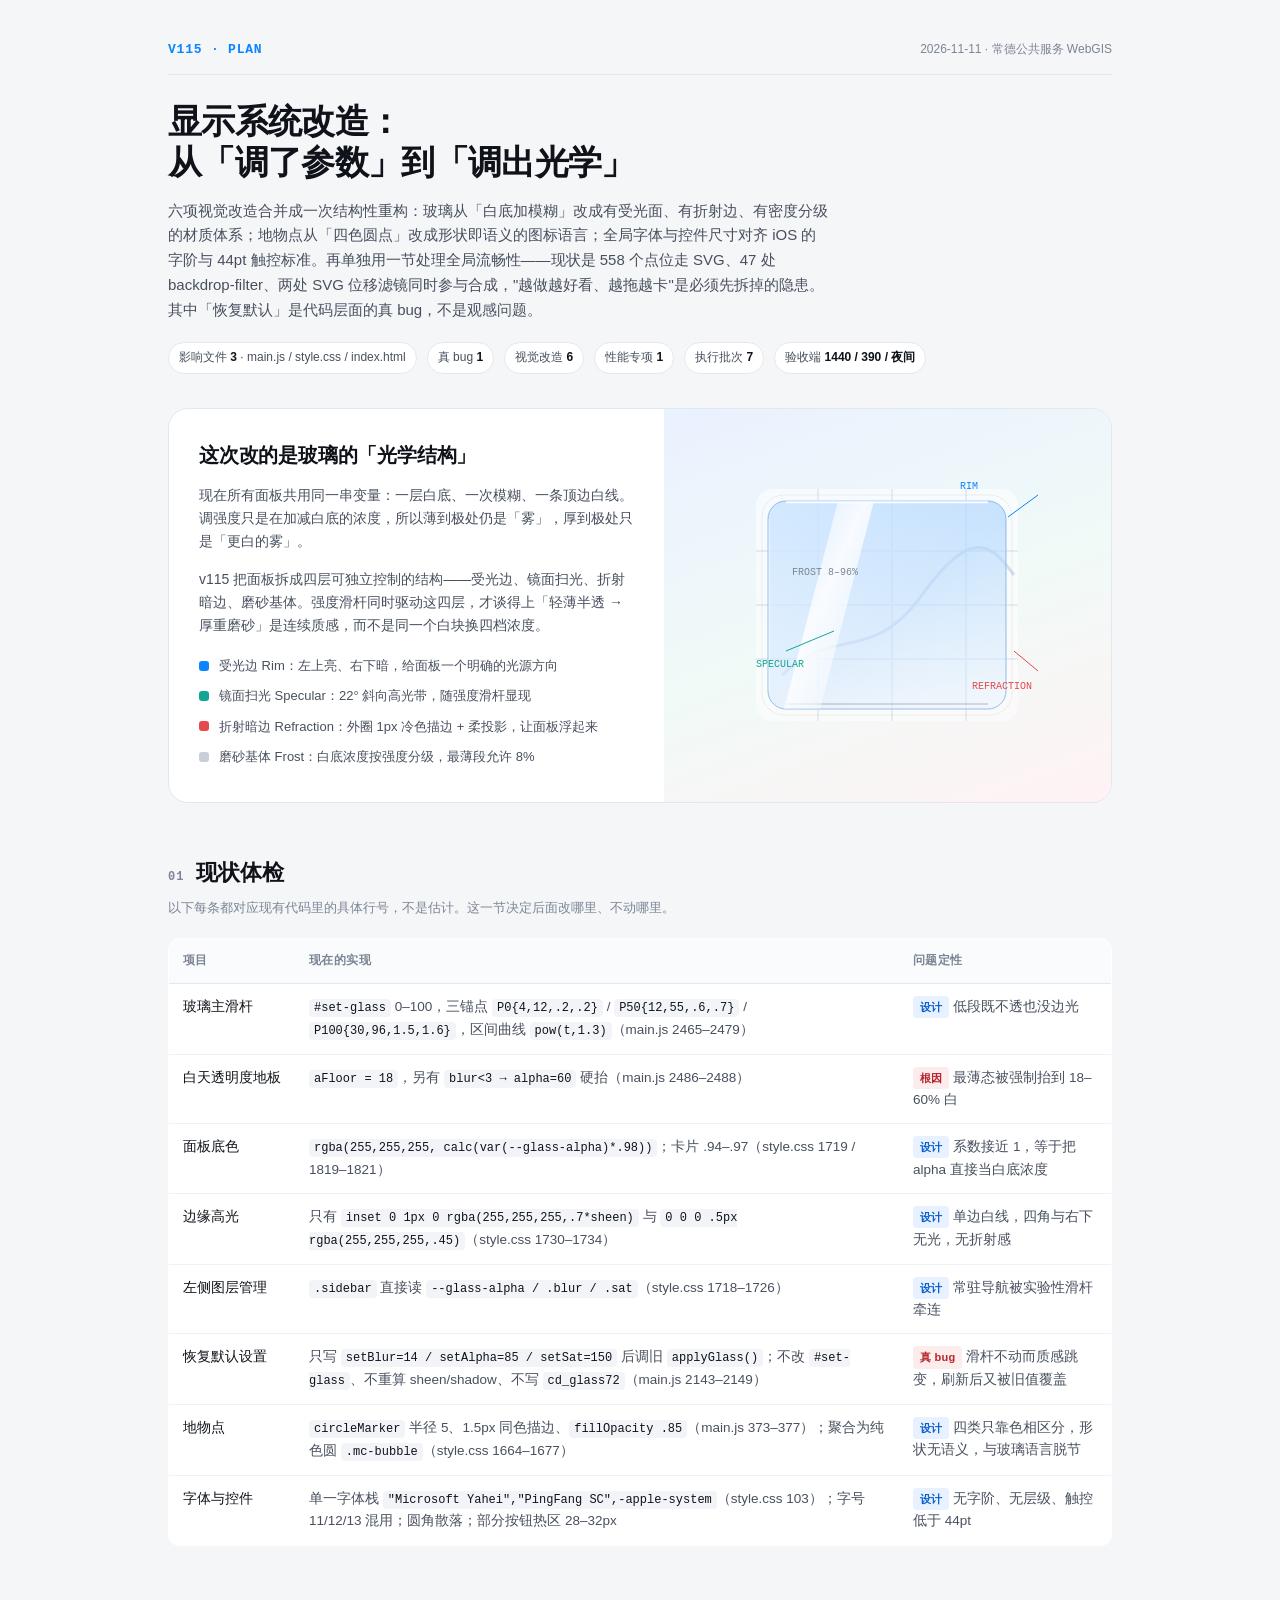
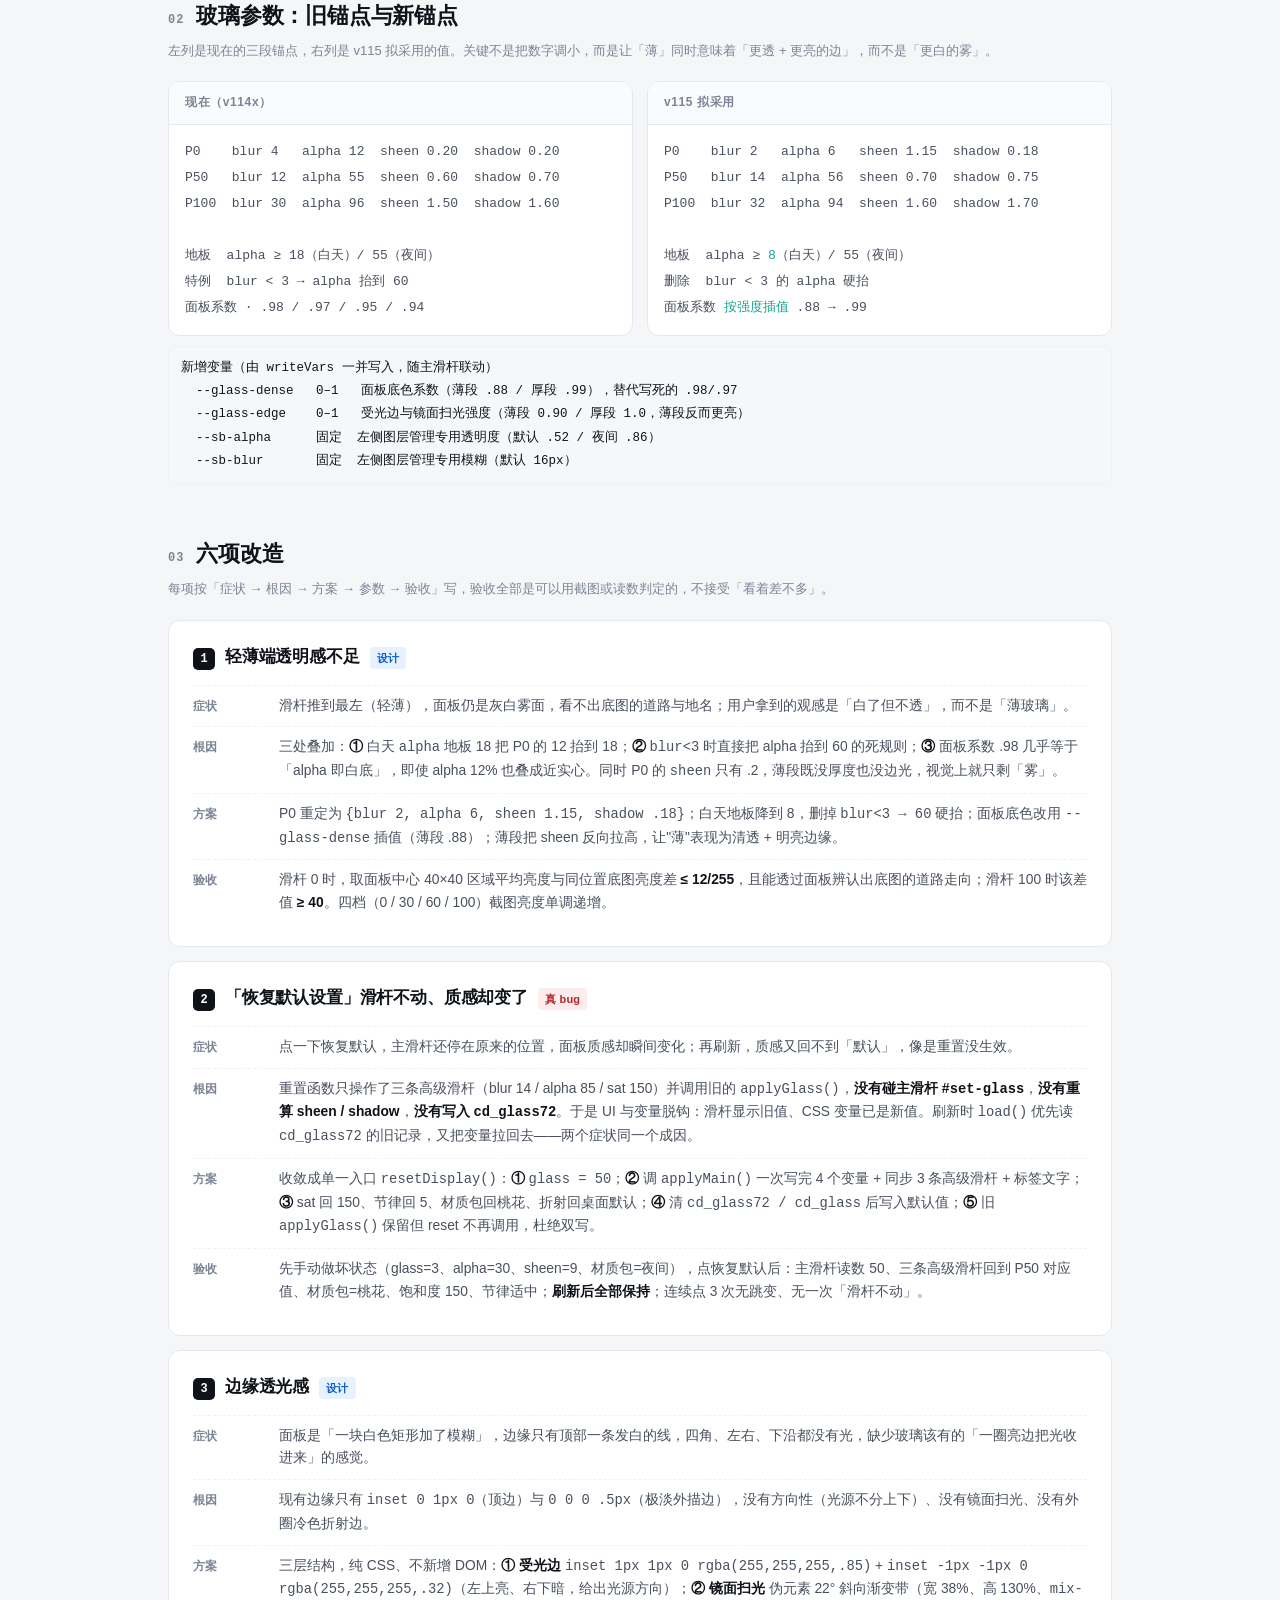
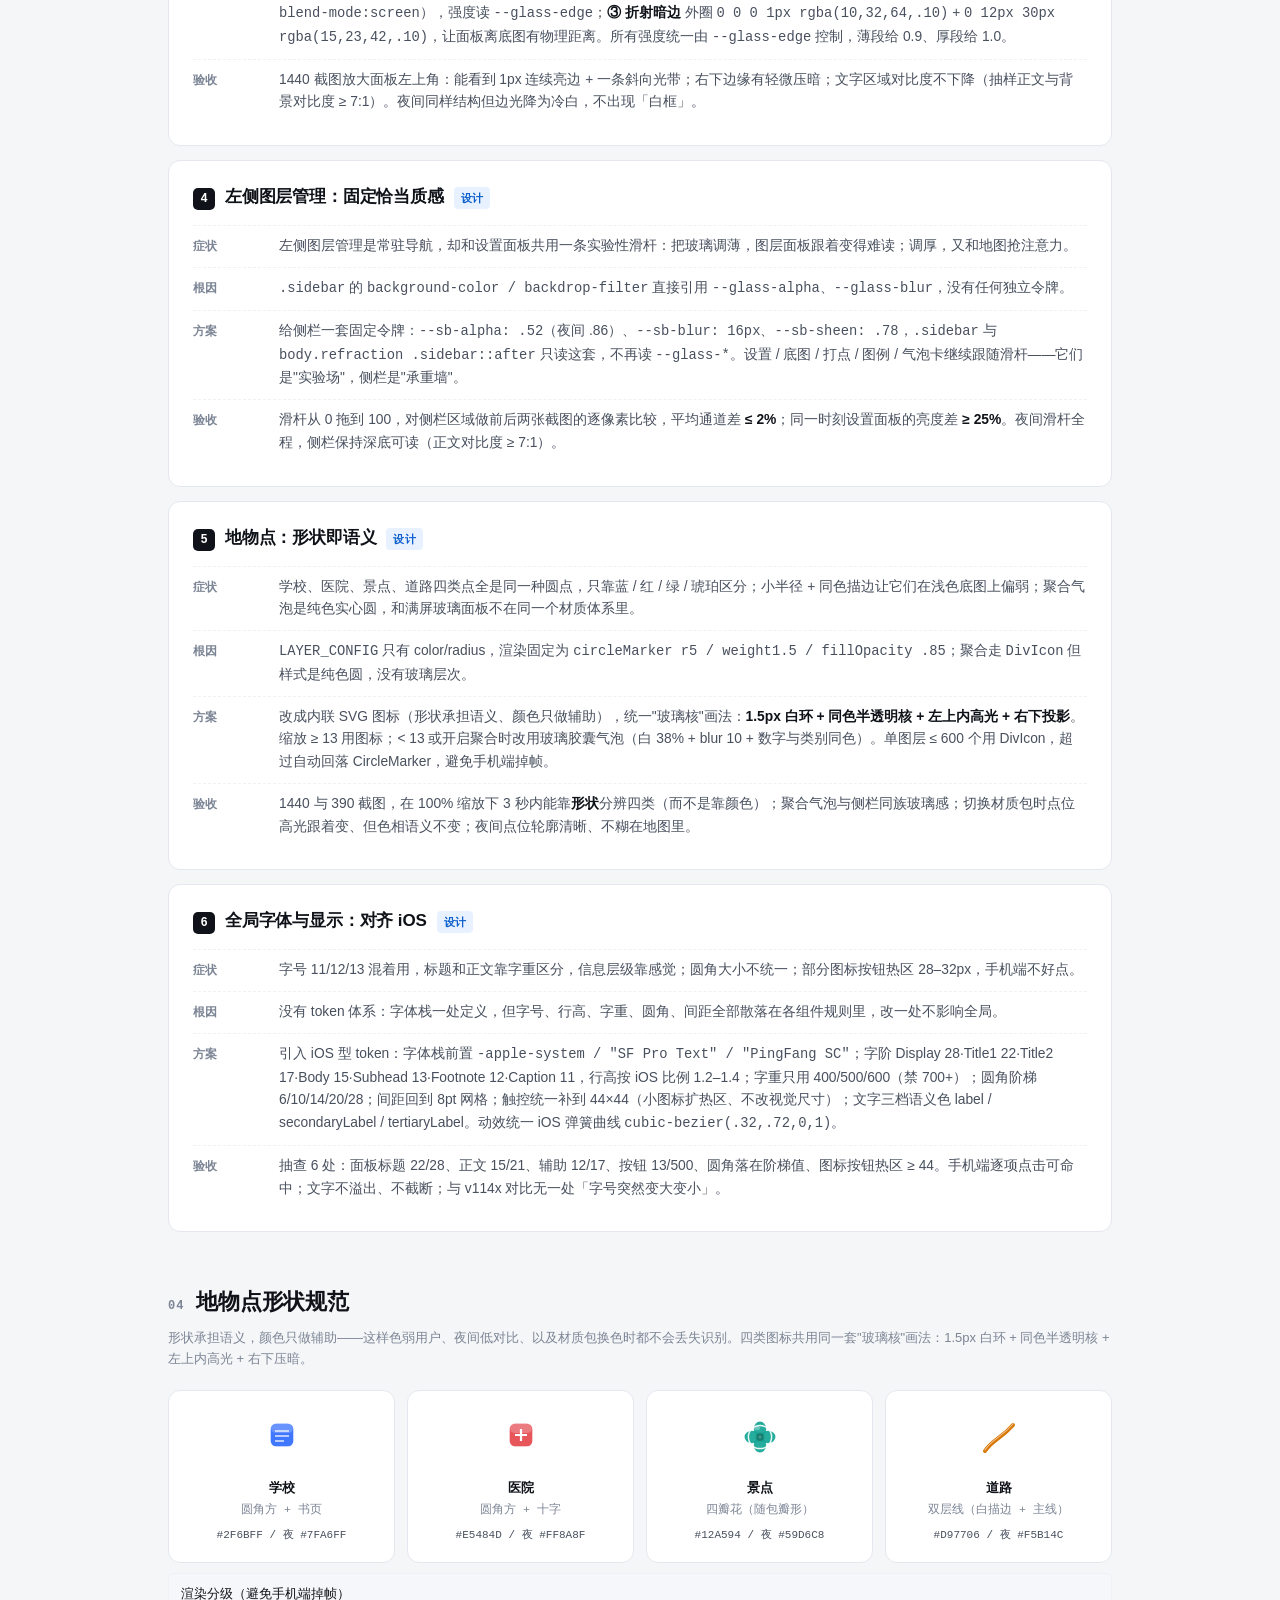
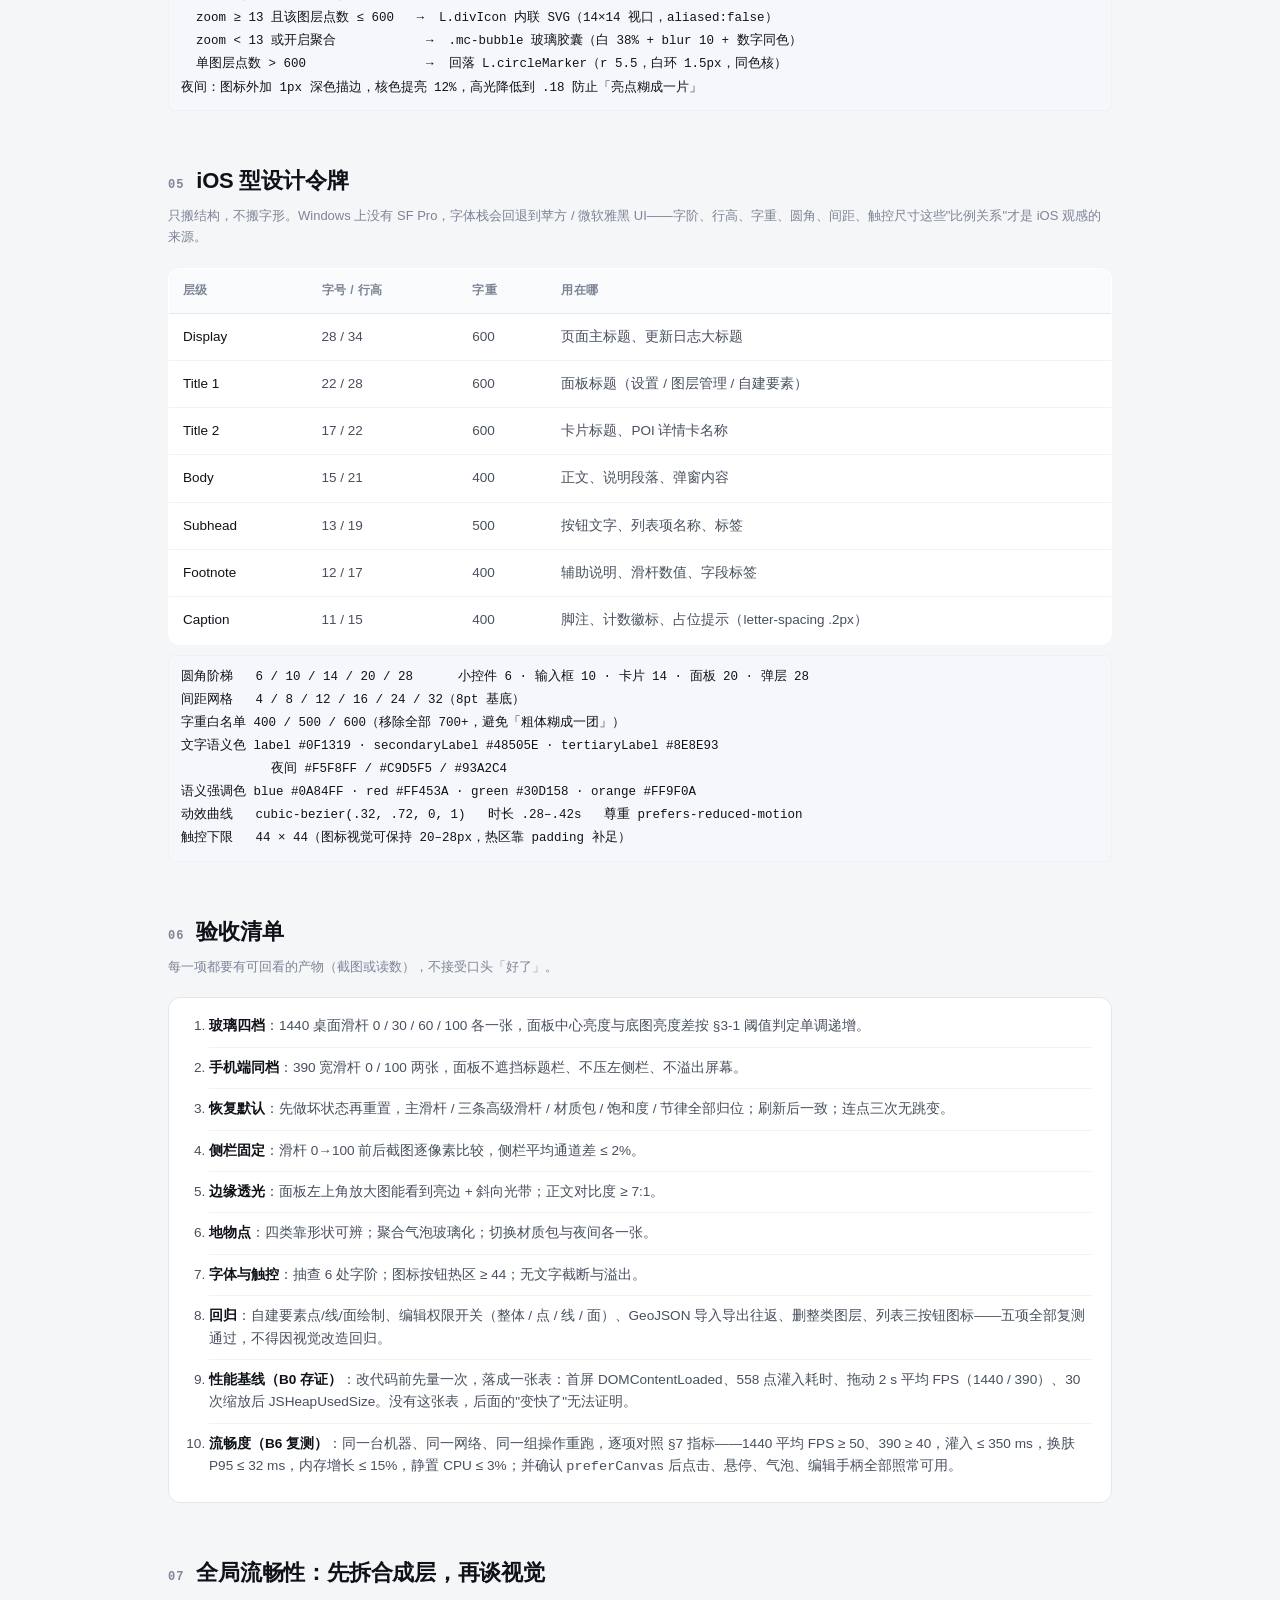
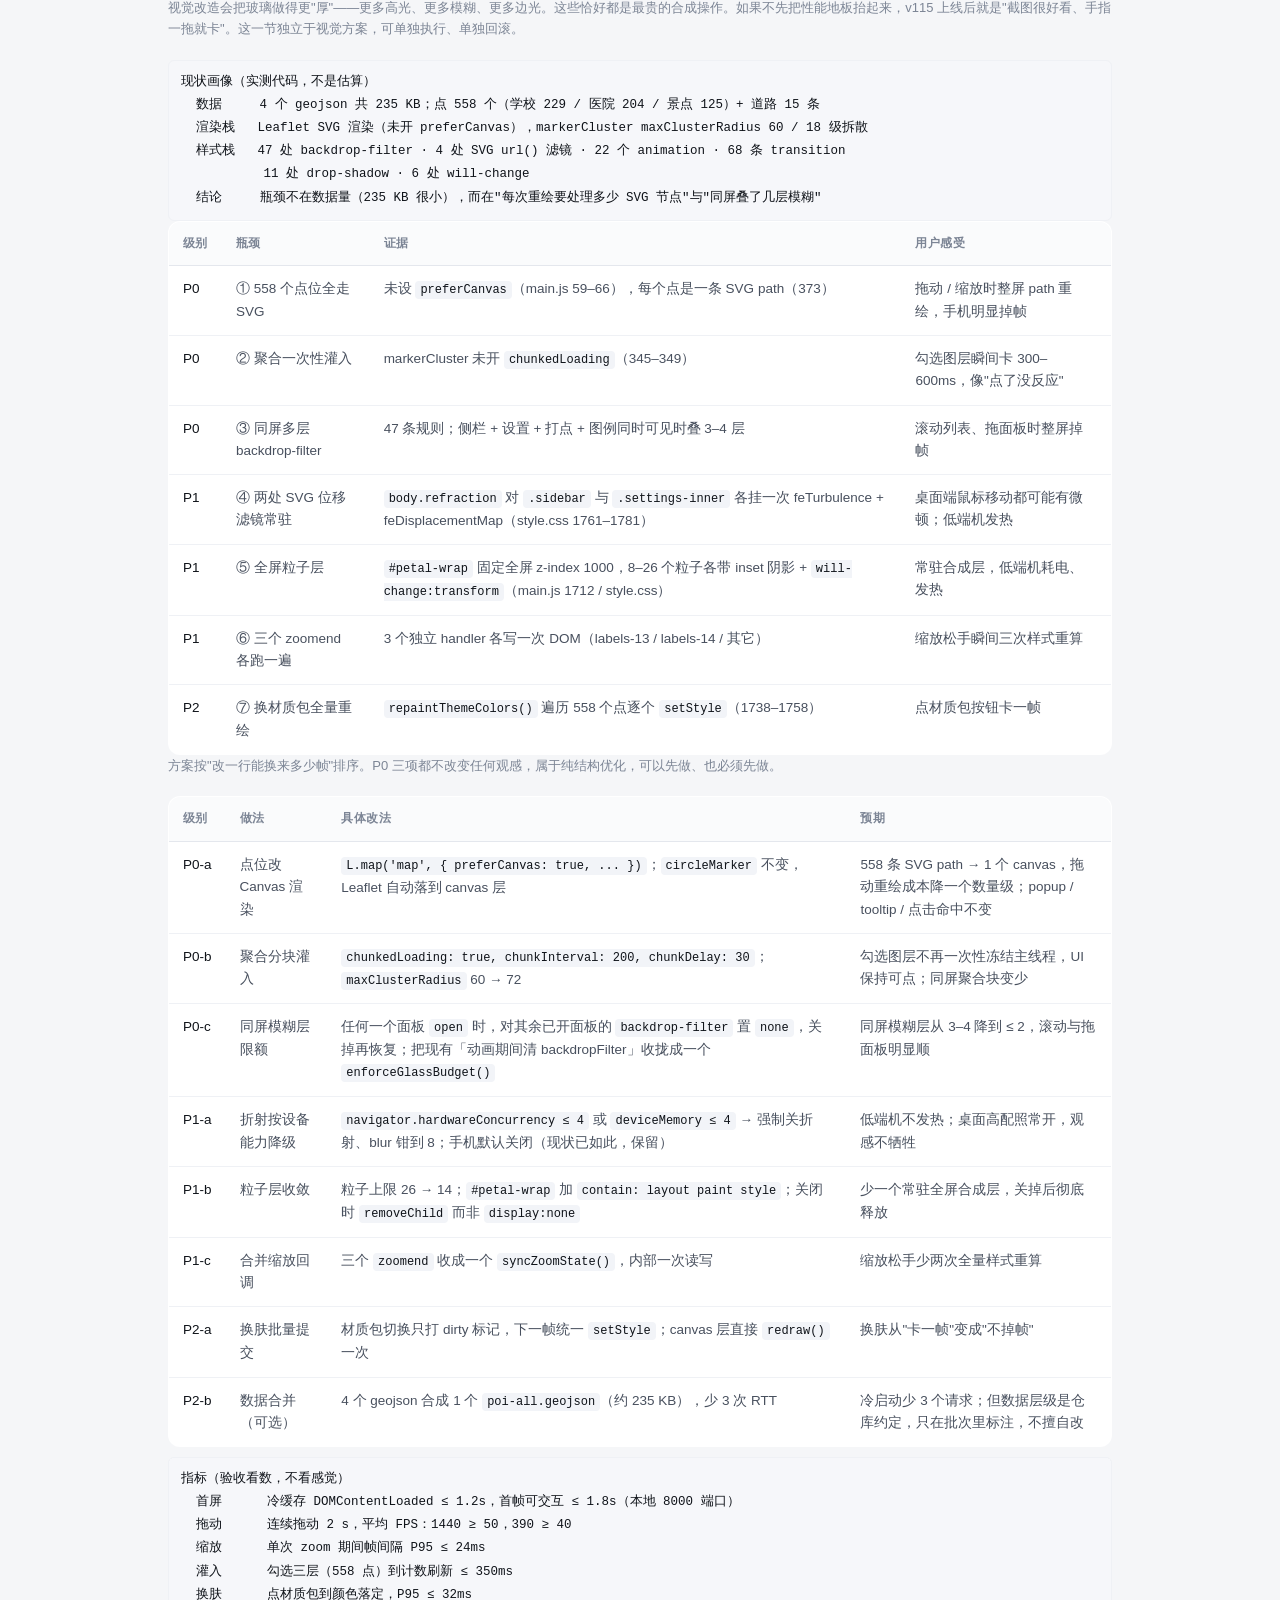
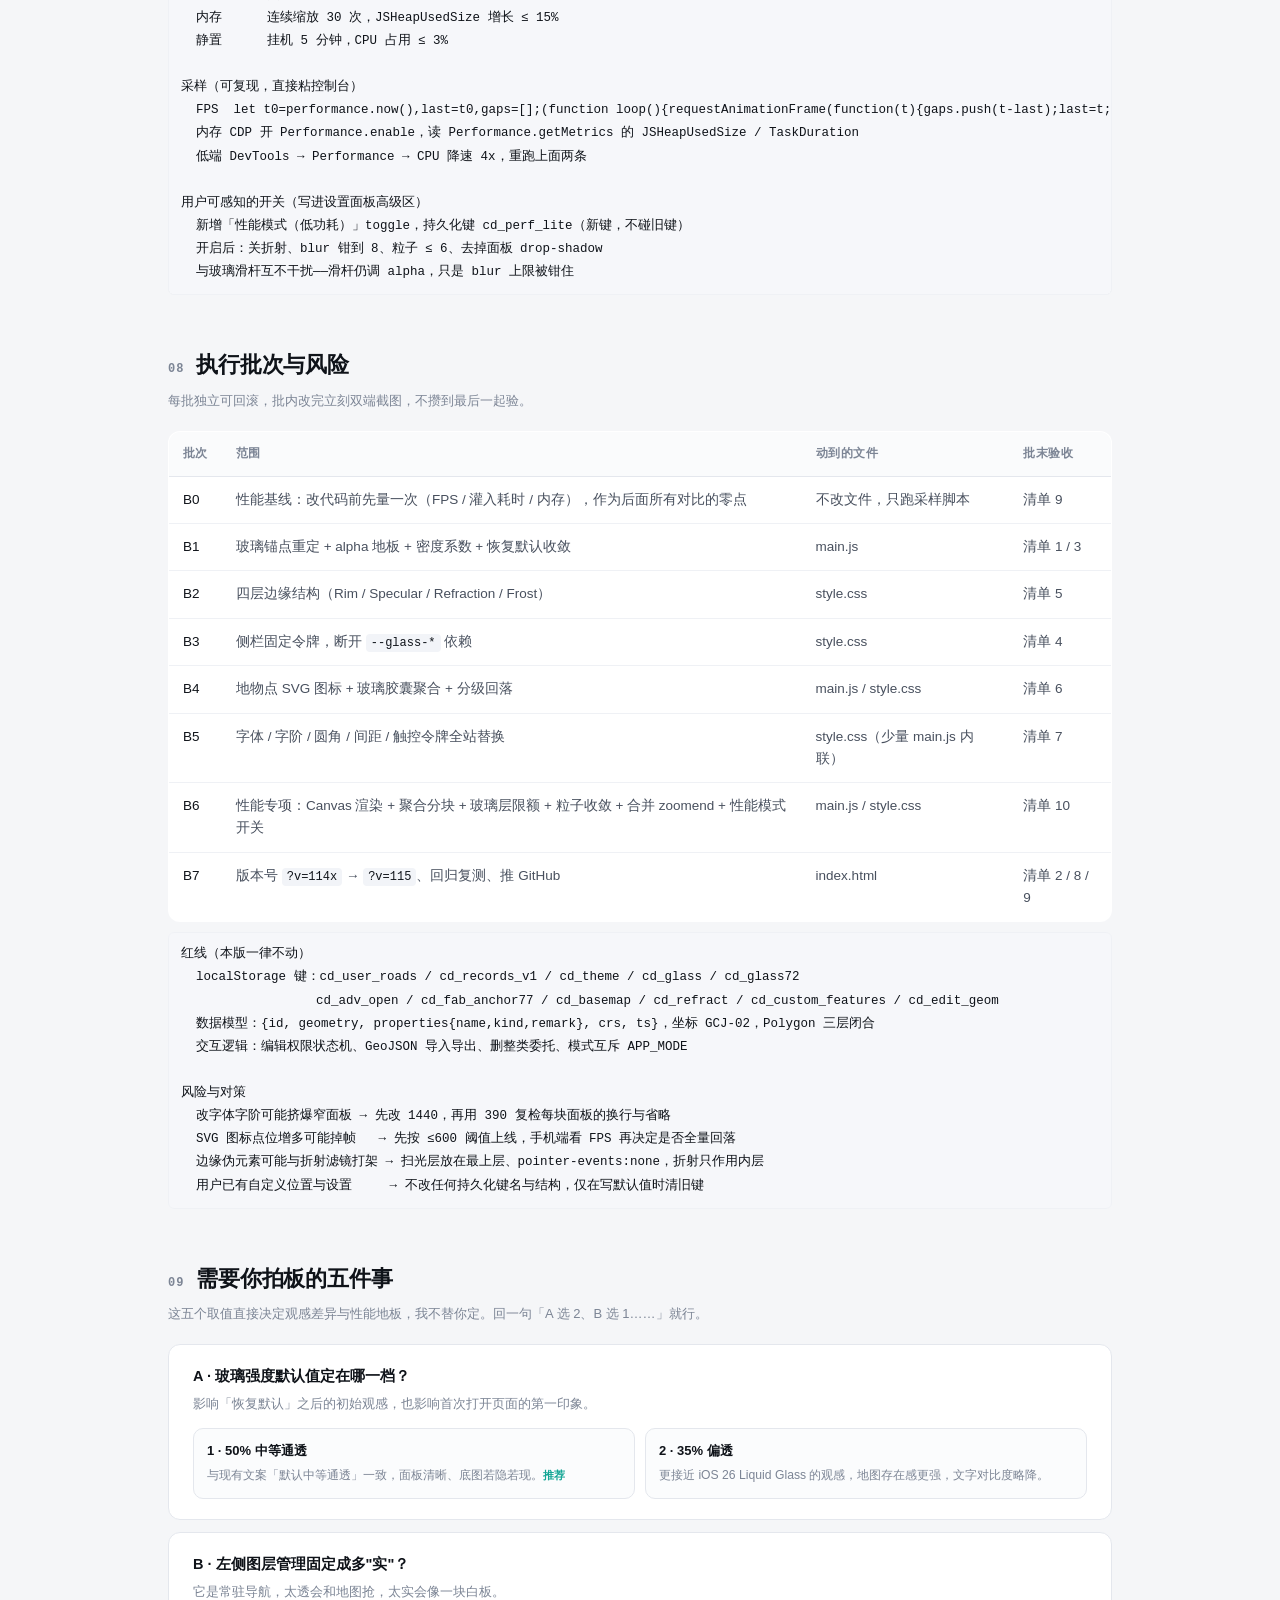
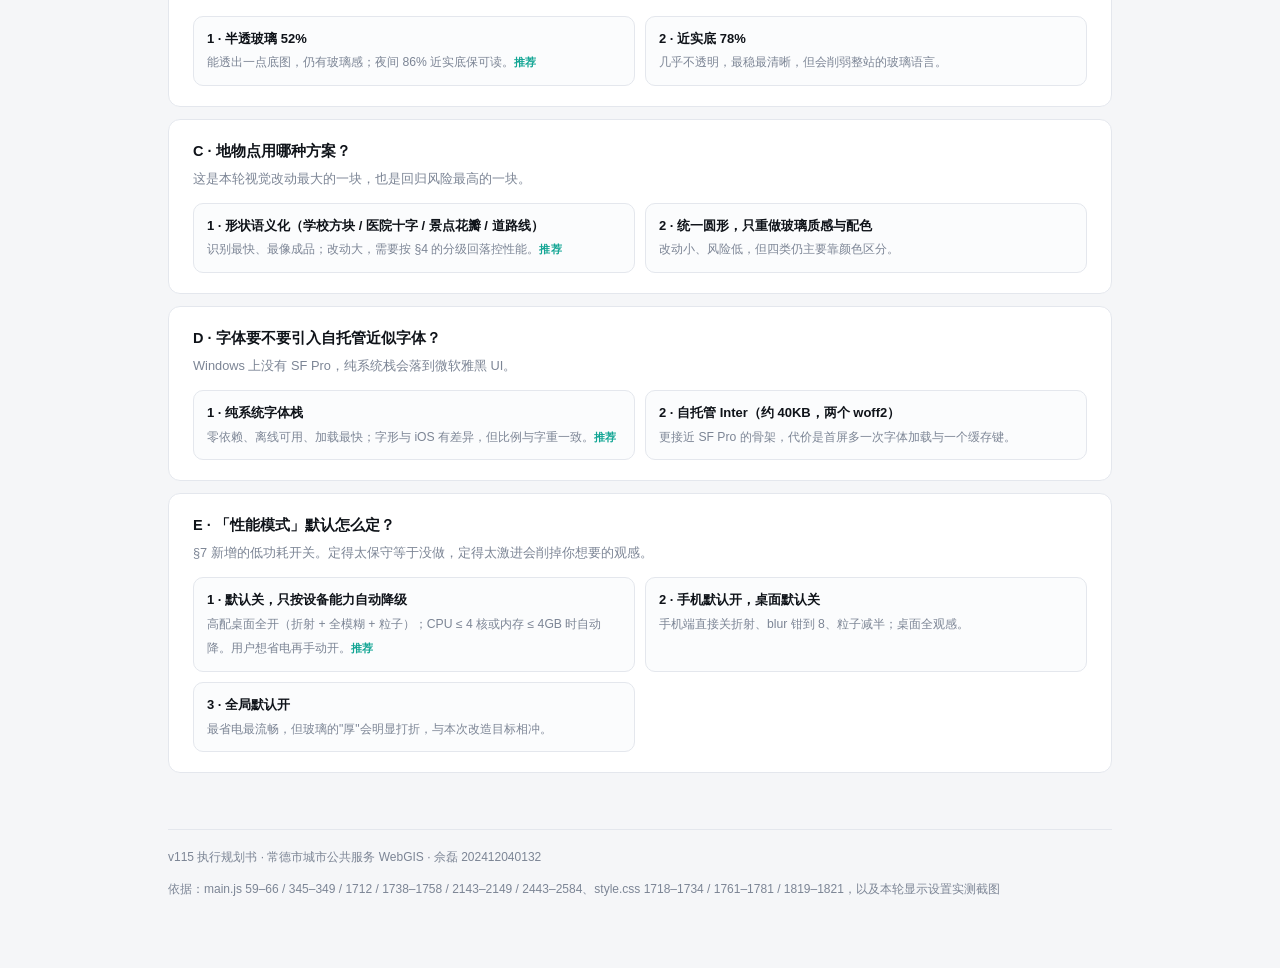
<file: v115执行规划书.html>
<!DOCTYPE html>
<html lang="zh-CN">
<head>
<meta charset="UTF-8">
<meta name="viewport" content="width=device-width, initial-scale=1">
<title>v115 执行规划书 · 显示系统改造</title>
<style>
:root{
  --bg:#F5F6F8; --card:#FFFFFF; --ink:#0F1319; --ink2:#48505E; --ink3:#7C8595;
  --line:#E4E7ED; --line2:#EFF1F5;
  --blue:#0A84FF; --teal:#12A594; --amber:#D97706; --red:#E5484D;
  --r-s:6px; --r-m:12px; --r-l:20px;
  --font:-apple-system,"SF Pro Text","PingFang SC","HarmonyOS Sans SC","Microsoft YaHei UI","Microsoft YaHei",sans-serif;
  --mono:ui-monospace,"SF Mono",Consolas,monospace;
}
*{box-sizing:border-box}
body{margin:0;background:var(--bg);color:var(--ink);font-family:var(--font);font-size:15px;line-height:1.65;-webkit-font-smoothing:antialiased}
.wrap{max-width:1000px;margin:0 auto;padding:40px 28px 80px}
/* ---------- header ---------- */
.top{display:flex;justify-content:space-between;align-items:baseline;gap:16px;border-bottom:1px solid var(--line);padding-bottom:14px}
.top .ver{font:600 13px/1 var(--mono);letter-spacing:.06em;color:var(--blue)}
.top .date{font-size:12px;color:var(--ink3);font-variant-numeric:tabular-nums}
h1{font-size:34px;line-height:1.22;font-weight:600;letter-spacing:-.02em;margin:26px 0 8px}
.sub{color:var(--ink2);font-size:15px;max-width:660px}
.meta{display:flex;flex-wrap:wrap;gap:10px;margin-top:20px}
.chip{font-size:12px;padding:5px 10px;border:1px solid var(--line);border-radius:100px;background:#fff;color:var(--ink2);font-variant-numeric:tabular-nums}
.chip b{color:var(--ink);font-weight:600}
/* ---------- hero glass section ---------- */
.hero{margin-top:34px;background:#fff;border:1px solid var(--line);border-radius:var(--r-l);overflow:hidden}
.hero-grid{display:grid;grid-template-columns:1.05fr .95fr;gap:0}
.hero-text{padding:30px 30px 34px}
.hero-text h2{font-size:20px;font-weight:600;letter-spacing:-.01em;margin:0 0 12px}
.hero-text p{margin:0 0 14px;color:var(--ink2);font-size:14px}
.legend{display:flex;flex-direction:column;gap:9px;margin-top:18px}
.lg{display:flex;align-items:center;gap:10px;font-size:13px;color:var(--ink2)}
.lg i{width:10px;height:10px;border-radius:3px;flex:none}
.hero-art{background:linear-gradient(160deg,#EAF1FF 0%,#F0FAF7 52%,#FFF2F4 100%);display:flex;align-items:center;justify-content:center;padding:22px}
/* ---------- section ---------- */
section{margin-top:52px}
.sec-head{display:flex;align-items:baseline;gap:12px;margin-bottom:6px}
.sec-no{font:600 12px/1 var(--mono);color:var(--ink3);letter-spacing:.08em}
.sec-head h2{font-size:22px;font-weight:600;letter-spacing:-.01em;margin:0}
.sec-note{color:var(--ink3);font-size:13px;margin:0 0 20px}
/* ---------- table ---------- */
.tbl{width:100%;border-collapse:collapse;background:#fff;border:1px solid var(--line);border-radius:var(--r-m);overflow:hidden;font-size:13.5px}
.tbl th{text-align:left;font-weight:600;font-size:12px;letter-spacing:.04em;color:var(--ink3);padding:12px 14px;background:#FAFBFC;border-bottom:1px solid var(--line)}
.tbl td{padding:12px 14px;border-bottom:1px solid var(--line2);vertical-align:top;color:var(--ink2)}
.tbl td:first-child{color:var(--ink);font-weight:500;white-space:nowrap}
.tbl th:first-child{white-space:nowrap}
.tbl tr:last-child td{border-bottom:none}
.tbl code{font-family:var(--mono);font-size:12px;background:#F2F4F8;padding:2px 5px;border-radius:4px;color:var(--ink)}
.tag{display:inline-block;font-size:11px;padding:2px 7px;border-radius:4px;font-weight:600;letter-spacing:.02em}
.tag.bug{background:#FDECEC;color:#B4262B}
.tag.design{background:#E8F1FF;color:#0B5FCC}
.tag.fixed{background:#E7F6F3;color:#0B7566}
/* ---------- cards ---------- */
.item{background:#fff;border:1px solid var(--line);border-radius:var(--r-m);padding:22px 24px;margin-bottom:14px}
.item-head{display:flex;align-items:baseline;gap:10px;flex-wrap:wrap;margin-bottom:14px}
.item-head .n{font:600 12px/1 var(--mono);color:#FFF;background:var(--ink);width:22px;height:22px;display:grid;place-items:center;border-radius:5px;flex:none}
.item-head h3{font-size:17px;font-weight:600;margin:0;letter-spacing:-.01em}
.row{display:grid;grid-template-columns:74px 1fr;gap:12px;padding:9px 0;border-top:1px dashed var(--line2)}
.row:first-of-type{border-top:none;padding-top:0}
.row .k{font-size:12px;color:var(--ink3);font-weight:600;letter-spacing:.04em;padding-top:2px}
.row .v{font-size:13.8px;color:var(--ink2)}
.row .v strong{color:var(--ink);font-weight:600}
.param{font-family:var(--mono);font-size:12.5px;background:#F6F7FA;border:1px solid var(--line2);border-radius:6px;padding:10px 12px;margin-top:10px;color:var(--ink);overflow-x:auto;line-height:1.85;white-space:pre}
/* ---------- two-column pair ---------- */
.pair{display:grid;grid-template-columns:1fr 1fr;gap:14px}
.oldnew{background:#fff;border:1px solid var(--line);border-radius:var(--r-m);overflow:hidden}
.oldnew h4{margin:0;padding:11px 16px;font-size:12px;letter-spacing:.05em;font-weight:600;color:var(--ink3);background:#FAFBFC;border-bottom:1px solid var(--line)}
.oldnew .bd{padding:14px 16px;font-size:13px;color:var(--ink2);font-family:var(--mono);line-height:2;white-space:pre-wrap}
.oldnew .bd em{font-style:normal;color:var(--red)}
.oldnew .bd i{font-style:normal;color:var(--teal)}
/* ---------- shape table ---------- */
.shapes{display:grid;grid-template-columns:repeat(4,1fr);gap:12px}
.shape{background:#fff;border:1px solid var(--line);border-radius:var(--r-m);padding:18px 14px;text-align:center}
.shape svg{display:block;margin:0 auto 12px}
.shape .nm{font-size:13px;font-weight:600;color:var(--ink)}
.shape .ds{font-size:11.5px;color:var(--ink3);margin-top:3px;font-family:var(--mono)}
.shape .hex{font-size:11px;color:var(--ink2);margin-top:6px;font-family:var(--mono)}
/* ---------- checklist ---------- */
.chk{background:#fff;border:1px solid var(--line);border-radius:var(--r-m);padding:8px 20px 14px}
.chk ol{margin:0;padding-left:20px}
.chk li{padding:9px 0;border-bottom:1px solid var(--line2);font-size:13.6px;color:var(--ink2)}
.chk li:last-child{border-bottom:none}
.chk li b{color:var(--ink);font-weight:600}
/* ---------- questions ---------- */
.q{background:#fff;border:1px solid var(--line);border-radius:var(--r-m);padding:20px 24px;margin-bottom:12px}
.q .qt{font-size:14.5px;font-weight:600;margin:0 0 4px}
.q .qd{font-size:12.8px;color:var(--ink3);margin:0 0 14px}
.opts{display:grid;grid-template-columns:1fr 1fr;gap:10px}
.opt{border:1px solid var(--line);border-radius:10px;padding:11px 13px;background:#FBFCFD}
.opt b{display:block;font-size:13px;color:var(--ink);font-weight:600}
.opt span{font-size:12.2px;color:var(--ink3);line-height:1.5}
.opt .rec{font-size:10.5px;font-weight:600;color:var(--teal);letter-spacing:.03em;white-space:nowrap}
/* ---------- footer ---------- */
footer{margin-top:56px;padding-top:18px;border-top:1px solid var(--line);font-size:12px;color:var(--ink3);display:flex;justify-content:space-between;gap:12px;flex-wrap:wrap}
@media (max-width:760px){
  .wrap{padding:26px 16px 60px}
  h1{font-size:25px}
  .hero-grid{grid-template-columns:1fr}
  .hero-art{padding:16px;order:-1}
  .pair,.opts{grid-template-columns:1fr}
  .shapes{grid-template-columns:1fr 1fr}
  .row{grid-template-columns:1fr;gap:3px}
  .row .k{padding-top:0}
  .tbl{font-size:12px}
  .tbl th,.tbl td{padding:9px 8px}
  .tbl th:first-child,.tbl td:first-child{width:auto;white-space:nowrap;padding-right:6px}
  .param{white-space:pre-wrap;word-break:break-word;font-size:11.5px;line-height:1.7;padding:9px 10px}
}
@media (prefers-reduced-motion:reduce){*{animation:none!important;transition:none!important}}
</style>
</head>
<body>
<div class="wrap">

  <div class="top">
    <span class="ver">V115 · PLAN</span>
    <span class="date">2026-11-11 · 常德公共服务 WebGIS</span>
  </div>

  <h1>显示系统改造：<br>从「调了参数」到「调出光学」</h1>
  <p class="sub">六项视觉改造合并成一次结构性重构：玻璃从「白底加模糊」改成有受光面、有折射边、有密度分级的材质体系；地物点从「四色圆点」改成形状即语义的图标语言；全局字体与控件尺寸对齐 iOS 的字阶与 44pt 触控标准。再单独用一节处理全局流畅性——现状是 558 个点位走 SVG、47 处 backdrop-filter、两处 SVG 位移滤镜同时参与合成，"越做越好看、越拖越卡"是必须先拆掉的隐患。其中「恢复默认」是代码层面的真 bug，不是观感问题。</p>

  <div class="meta">
    <span class="chip">影响文件 <b>3</b> · main.js / style.css / index.html</span>
    <span class="chip">真 bug <b>1</b></span>
    <span class="chip">视觉改造 <b>6</b></span>
    <span class="chip">性能专项 <b>1</b></span>
    <span class="chip">执行批次 <b>7</b></span>
    <span class="chip">验收端 <b>1440 / 390 / 夜间</b></span>
  </div>

  <!-- ===== HERO ===== -->
  <div class="hero">
    <div class="hero-grid">
      <div class="hero-text">
        <h2>这次改的是玻璃的「光学结构」</h2>
        <p>现在所有面板共用同一串变量：一层白底、一次模糊、一条顶边白线。调强度只是在加减白底的浓度，所以薄到极处仍是「雾」，厚到极处只是「更白的雾」。</p>
        <p>v115 把面板拆成四层可独立控制的结构——受光边、镜面扫光、折射暗边、磨砂基体。强度滑杆同时驱动这四层，才谈得上「轻薄半透 → 厚重磨砂」是连续质感，而不是同一个白块换四档浓度。</p>
        <div class="legend">
          <div class="lg"><i style="background:#0A84FF"></i>受光边 Rim：左上亮、右下暗，给面板一个明确的光源方向</div>
          <div class="lg"><i style="background:#12A594"></i>镜面扫光 Specular：22° 斜向高光带，随强度滑杆显现</div>
          <div class="lg"><i style="background:#E5484D"></i>折射暗边 Refraction：外圈 1px 冷色描边 + 柔投影，让面板浮起来</div>
          <div class="lg"><i style="background:#C9CED8"></i>磨砂基体 Frost：白底浓度按强度分级，最薄段允许 8%</div>
        </div>
      </div>
      <div class="hero-art">
        <svg width="330" height="300" viewBox="0 0 330 300" role="img" aria-label="玻璃剖面结构示意图">
          <defs>
            <linearGradient id="g1" x1="0" y1="0" x2="1" y2="1">
              <stop offset="0" stop-color="#FFFFFF" stop-opacity=".92"/>
              <stop offset=".55" stop-color="#EAF2FF" stop-opacity=".55"/>
              <stop offset="1" stop-color="#FFFFFF" stop-opacity=".35"/>
            </linearGradient>
            <linearGradient id="g2" x1="0" y1="0" x2="1" y2="1">
              <stop offset="0" stop-color="#FFFFFF" stop-opacity="0"/>
              <stop offset=".45" stop-color="#FFFFFF" stop-opacity=".85"/>
              <stop offset="1" stop-color="#FFFFFF" stop-opacity="0"/>
            </linearGradient>
            <linearGradient id="g3" x1="0" y1="0" x2="0" y2="1">
              <stop offset="0" stop-color="#0A84FF" stop-opacity=".18"/>
              <stop offset="1" stop-color="#0A84FF" stop-opacity=".04"/>
            </linearGradient>
          </defs>
          <!-- 底图线索（透过玻璃可见的地图线条） -->
          <g opacity=".55">
            <rect x="34" y="34" width="262" height="232" rx="16" fill="#fff"/>
            <path d="M34 96 H296 M34 150 H296 M34 204 H296" stroke="#D9E2F2" stroke-width="2"/>
            <path d="M96 34 V266 M170 34 V266 M244 34 V266" stroke="#D9E2F2" stroke-width="2"/>
            <path d="M60 220 C110 170 150 210 200 140 S270 90 292 120" stroke="#B9C9E6" stroke-width="3" fill="none"/>
          </g>
          <!-- 玻璃板 -->
          <rect x="46" y="46" width="238" height="208" rx="18" fill="url(#g1)" stroke="#C9D4E6" stroke-width="1"/>
          <rect x="46" y="46" width="238" height="208" rx="18" fill="url(#g3)"/>
          <!-- 受光边：上亮下暗 -->
          <path d="M64 47 H266" stroke="#FFFFFF" stroke-width="2.4" opacity=".95"/>
          <path d="M47 64 V236" stroke="#FFFFFF" stroke-width="1.6" opacity=".45"/>
          <path d="M64 249 H266" stroke="#0B1A33" stroke-width="1.6" opacity=".18"/>
          <!-- 镜面扫光带 -->
          <path d="M92 46 L128 46 L74 254 L38 254 Z" fill="url(#g2)" transform="translate(24 0)"/>
          <!-- 折射暗边 -->
          <rect x="46" y="46" width="238" height="208" rx="18" fill="none" stroke="#0A84FF" stroke-opacity=".22" stroke-width="1"/>
          <rect x="40" y="40" width="250" height="220" rx="22" fill="none" stroke="#0F172A" stroke-opacity=".06" stroke-width="1"/>
          <!-- 标注 -->
          <g font-family="ui-monospace,Consolas,monospace" font-size="10" fill="#48505E">
            <line x1="286" y1="62" x2="316" y2="40" stroke="#0A84FF" stroke-width="1"/>
            <text x="238" y="34" fill="#0A84FF">RIM</text>
            <line x1="112" y1="176" x2="64" y2="196" stroke="#12A594" stroke-width="1"/>
            <text x="34" y="212" fill="#12A594">SPECULAR</text>
            <line x1="292" y1="196" x2="316" y2="216" stroke="#E5484D" stroke-width="1"/>
            <text x="250" y="234" fill="#E5484D">REFRACTION</text>
            <text x="70" y="120" fill="#7C8595">FROST 8–96%</text>
          </g>
        </svg>
      </div>
    </div>
  </div>

  <section>
    <div class="sec-head"><span class="sec-no">01</span><h2>现状体检</h2></div>
    <p class="sec-note">以下每条都对应现有代码里的具体行号，不是估计。这一节决定后面改哪里、不动哪里。</p>
    <table class="tbl">
      <tr><th>项目</th><th>现在的实现</th><th>问题定性</th></tr>
      <tr>
        <td>玻璃主滑杆</td>
        <td><code>#set-glass</code> 0–100，三锚点 <code>P0{4,12,.2,.2}</code> / <code>P50{12,55,.6,.7}</code> / <code>P100{30,96,1.5,1.6}</code>，区间曲线 <code>pow(t,1.3)</code>（main.js 2465–2479）</td>
        <td><span class="tag design">设计</span> 低段既不透也没边光</td>
      </tr>
      <tr>
        <td>白天透明度地板</td>
        <td><code>aFloor = 18</code>，另有 <code>blur&lt;3 → alpha=60</code> 硬抬（main.js 2486–2488）</td>
        <td><span class="tag bug">根因</span> 最薄态被强制抬到 18–60% 白</td>
      </tr>
      <tr>
        <td>面板底色</td>
        <td><code>rgba(255,255,255, calc(var(--glass-alpha)*.98))</code>；卡片 .94–.97（style.css 1719 / 1819–1821）</td>
        <td><span class="tag design">设计</span> 系数接近 1，等于把 alpha 直接当白底浓度</td>
      </tr>
      <tr>
        <td>边缘高光</td>
        <td>只有 <code>inset 0 1px 0 rgba(255,255,255,.7*sheen)</code> 与 <code>0 0 0 .5px rgba(255,255,255,.45)</code>（style.css 1730–1734）</td>
        <td><span class="tag design">设计</span> 单边白线，四角与右下无光，无折射感</td>
      </tr>
      <tr>
        <td>左侧图层管理</td>
        <td><code>.sidebar</code> 直接读 <code>--glass-alpha / .blur / .sat</code>（style.css 1718–1726）</td>
        <td><span class="tag design">设计</span> 常驻导航被实验性滑杆牵连</td>
      </tr>
      <tr>
        <td>恢复默认设置</td>
        <td>只写 <code>setBlur=14 / setAlpha=85 / setSat=150</code> 后调旧 <code>applyGlass()</code>；不改 <code>#set-glass</code>、不重算 sheen/shadow、不写 <code>cd_glass72</code>（main.js 2143–2149）</td>
        <td><span class="tag bug">真 bug</span> 滑杆不动而质感跳变，刷新后又被旧值覆盖</td>
      </tr>
      <tr>
        <td>地物点</td>
        <td><code>circleMarker</code> 半径 5、1.5px 同色描边、<code>fillOpacity .85</code>（main.js 373–377）；聚合为纯色圆 <code>.mc-bubble</code>（style.css 1664–1677）</td>
        <td><span class="tag design">设计</span> 四类只靠色相区分，形状无语义，与玻璃语言脱节</td>
      </tr>
      <tr>
        <td>字体与控件</td>
        <td>单一字体栈 <code>"Microsoft Yahei","PingFang SC",-apple-system</code>（style.css 103）；字号 11/12/13 混用；圆角散落；部分按钮热区 28–32px</td>
        <td><span class="tag design">设计</span> 无字阶、无层级、触控低于 44pt</td>
      </tr>
    </table>
  </section>

  <section>
    <div class="sec-head"><span class="sec-no">02</span><h2>玻璃参数：旧锚点与新锚点</h2></div>
    <p class="sec-note">左列是现在的三段锚点，右列是 v115 拟采用的值。关键不是把数字调小，而是让「薄」同时意味着「更透 + 更亮的边」，而不是「更白的雾」。</p>
    <div class="pair">
      <div class="oldnew">
        <h4>现在（v114x）</h4>
        <div class="bd">P0    blur 4   alpha 12  sheen 0.20  shadow 0.20
P50   blur 12  alpha 55  sheen 0.60  shadow 0.70
P100  blur 30  alpha 96  sheen 1.50  shadow 1.60

地板  alpha ≥ 18（白天）/ 55（夜间）
特例  blur &lt; 3 → alpha 抬到 60
面板系数 · .98 / .97 / .95 / .94</div>
      </div>
      <div class="oldnew">
        <h4>v115 拟采用</h4>
        <div class="bd">P0    blur 2   alpha 6   sheen 1.15  shadow 0.18
P50   blur 14  alpha 56  sheen 0.70  shadow 0.75
P100  blur 32  alpha 94  sheen 1.60  shadow 1.70

地板  alpha ≥ <i>8</i>（白天）/ 55（夜间）
删除  blur &lt; 3 的 alpha 硬抬
面板系数 <i>按强度插值</i> .88 → .99</div>
      </div>
    </div>
    <div class="param">新增变量（由 writeVars 一并写入，随主滑杆联动）
  --glass-dense   0–1   面板底色系数（薄段 .88 / 厚段 .99），替代写死的 .98/.97
  --glass-edge    0–1   受光边与镜面扫光强度（薄段 0.90 / 厚段 1.0，薄段反而更亮）
  --sb-alpha      固定  左侧图层管理专用透明度（默认 .52 / 夜间 .86）
  --sb-blur       固定  左侧图层管理专用模糊（默认 16px）</div>
  </section>

  <section>
    <div class="sec-head"><span class="sec-no">03</span><h2>六项改造</h2></div>
    <p class="sec-note">每项按「症状 → 根因 → 方案 → 参数 → 验收」写，验收全部是可以用截图或读数判定的，不接受「看着差不多」。</p>

    <div class="item">
      <div class="item-head"><span class="n">1</span><h3>轻薄端透明感不足</h3><span class="tag design">设计</span></div>
      <div class="row"><span class="k">症状</span><span class="v">滑杆推到最左（轻薄），面板仍是灰白雾面，看不出底图的道路与地名；用户拿到的观感是「白了但不透」，而不是「薄玻璃」。</span></div>
      <div class="row"><span class="k">根因</span><span class="v">三处叠加：<strong>①</strong> 白天 <code>alpha</code> 地板 18 把 P0 的 12 抬到 18；<strong>②</strong> <code>blur&lt;3</code> 时直接把 alpha 抬到 60 的死规则；<strong>③</strong> 面板系数 .98 几乎等于「alpha 即白底」，即使 alpha 12% 也叠成近实心。同时 P0 的 <code>sheen</code> 只有 .2，薄段既没厚度也没边光，视觉上就只剩「雾」。</span></div>
      <div class="row"><span class="k">方案</span><span class="v">P0 重定为 <code>{blur 2, alpha 6, sheen 1.15, shadow .18}</code>；白天地板降到 8，删掉 <code>blur&lt;3 → 60</code> 硬抬；面板底色改用 <code>--glass-dense</code> 插值（薄段 .88）；薄段把 sheen 反向拉高，让"薄"表现为清透 + 明亮边缘。</span></div>
      <div class="row"><span class="k">验收</span><span class="v">滑杆 0 时，取面板中心 40×40 区域平均亮度与同位置底图亮度差 <strong>≤ 12/255</strong>，且能透过面板辨认出底图的道路走向；滑杆 100 时该差值 <strong>≥ 40</strong>。四档（0 / 30 / 60 / 100）截图亮度单调递增。</span></div>
    </div>

    <div class="item">
      <div class="item-head"><span class="n">2</span><h3>「恢复默认设置」滑杆不动、质感却变了</h3><span class="tag bug">真 bug</span></div>
      <div class="row"><span class="k">症状</span><span class="v">点一下恢复默认，主滑杆还停在原来的位置，面板质感却瞬间变化；再刷新，质感又回不到「默认」，像是重置没生效。</span></div>
      <div class="row"><span class="k">根因</span><span class="v">重置函数只操作了三条高级滑杆（blur 14 / alpha 85 / sat 150）并调用旧的 <code>applyGlass()</code>，<strong>没有碰主滑杆 <code>#set-glass</code></strong>，<strong>没有重算 sheen / shadow</strong>，<strong>没有写入 <code>cd_glass72</code></strong>。于是 UI 与变量脱钩：滑杆显示旧值、CSS 变量已是新值。刷新时 <code>load()</code> 优先读 <code>cd_glass72</code> 的旧记录，又把变量拉回去——两个症状同一个成因。</span></div>
      <div class="row"><span class="k">方案</span><span class="v">收敛成单一入口 <code>resetDisplay()</code>：<strong>①</strong> <code>glass = 50</code>；<strong>②</strong> 调 <code>applyMain()</code> 一次写完 4 个变量 + 同步 3 条高级滑杆 + 标签文字；<strong>③</strong> sat 回 150、节律回 5、材质包回桃花、折射回桌面默认；<strong>④</strong> 清 <code>cd_glass72 / cd_glass</code> 后写入默认值；<strong>⑤</strong> 旧 <code>applyGlass()</code> 保留但 reset 不再调用，杜绝双写。</span></div>
      <div class="row"><span class="k">验收</span><span class="v">先手动做坏状态（glass=3、alpha=30、sheen=9、材质包=夜间），点恢复默认后：主滑杆读数 50、三条高级滑杆回到 P50 对应值、材质包=桃花、饱和度 150、节律适中；<strong>刷新后全部保持</strong>；连续点 3 次无跳变、无一次「滑杆不动」。</span></div>
    </div>

    <div class="item">
      <div class="item-head"><span class="n">3</span><h3>边缘透光感</h3><span class="tag design">设计</span></div>
      <div class="row"><span class="k">症状</span><span class="v">面板是「一块白色矩形加了模糊」，边缘只有顶部一条发白的线，四角、左右、下沿都没有光，缺少玻璃该有的「一圈亮边把光收进来」的感觉。</span></div>
      <div class="row"><span class="k">根因</span><span class="v">现有边缘只有 <code>inset 0 1px 0</code>（顶边）与 <code>0 0 0 .5px</code>（极淡外描边），没有方向性（光源不分上下）、没有镜面扫光、没有外圈冷色折射边。</span></div>
      <div class="row"><span class="k">方案</span><span class="v">三层结构，纯 CSS、不新增 DOM：<strong>① 受光边</strong> <code>inset 1px 1px 0 rgba(255,255,255,.85)</code> + <code>inset -1px -1px 0 rgba(255,255,255,.32)</code>（左上亮、右下暗，给出光源方向）；<strong>② 镜面扫光</strong> 伪元素 22° 斜向渐变带（宽 38%、高 130%、<code>mix-blend-mode:screen</code>），强度读 <code>--glass-edge</code>；<strong>③ 折射暗边</strong> 外圈 <code>0 0 0 1px rgba(10,32,64,.10)</code> + <code>0 12px 30px rgba(15,23,42,.10)</code>，让面板离底图有物理距离。所有强度统一由 <code>--glass-edge</code> 控制，薄段给 0.9、厚段给 1.0。</span></div>
      <div class="row"><span class="k">验收</span><span class="v">1440 截图放大面板左上角：能看到 1px 连续亮边 + 一条斜向光带；右下边缘有轻微压暗；文字区域对比度不下降（抽样正文与背景对比度 ≥ 7:1）。夜间同样结构但边光降为冷白，不出现「白框」。</span></div>
    </div>

    <div class="item">
      <div class="item-head"><span class="n">4</span><h3>左侧图层管理：固定恰当质感</h3><span class="tag design">设计</span></div>
      <div class="row"><span class="k">症状</span><span class="v">左侧图层管理是常驻导航，却和设置面板共用一条实验性滑杆：把玻璃调薄，图层面板跟着变得难读；调厚，又和地图抢注意力。</span></div>
      <div class="row"><span class="k">根因</span><span class="v"><code>.sidebar</code> 的 <code>background-color / backdrop-filter</code> 直接引用 <code>--glass-alpha</code>、<code>--glass-blur</code>，没有任何独立令牌。</span></div>
      <div class="row"><span class="k">方案</span><span class="v">给侧栏一套固定令牌：<code>--sb-alpha: .52</code>（夜间 .86）、<code>--sb-blur: 16px</code>、<code>--sb-sheen: .78</code>，<code>.sidebar</code> 与 <code>body.refraction .sidebar::after</code> 只读这套，不再读 <code>--glass-*</code>。设置 / 底图 / 打点 / 图例 / 气泡卡继续跟随滑杆——它们是"实验场"，侧栏是"承重墙"。</span></div>
      <div class="row"><span class="k">验收</span><span class="v">滑杆从 0 拖到 100，对侧栏区域做前后两张截图的逐像素比较，平均通道差 <strong>≤ 2%</strong>；同一时刻设置面板的亮度差 <strong>≥ 25%</strong>。夜间滑杆全程，侧栏保持深底可读（正文对比度 ≥ 7:1）。</span></div>
    </div>

    <div class="item">
      <div class="item-head"><span class="n">5</span><h3>地物点：形状即语义</h3><span class="tag design">设计</span></div>
      <div class="row"><span class="k">症状</span><span class="v">学校、医院、景点、道路四类点全是同一种圆点，只靠蓝 / 红 / 绿 / 琥珀区分；小半径 + 同色描边让它们在浅色底图上偏弱；聚合气泡是纯色实心圆，和满屏玻璃面板不在同一个材质体系里。</span></div>
      <div class="row"><span class="k">根因</span><span class="v"><code>LAYER_CONFIG</code> 只有 color/radius，渲染固定为 <code>circleMarker r5 / weight1.5 / fillOpacity .85</code>；聚合走 <code>DivIcon</code> 但样式是纯色圆，没有玻璃层次。</span></div>
      <div class="row"><span class="k">方案</span><span class="v">改成内联 SVG 图标（形状承担语义、颜色只做辅助），统一"玻璃核"画法：<strong>1.5px 白环 + 同色半透明核 + 左上内高光 + 右下投影</strong>。缩放 ≥ 13 用图标；&lt; 13 或开启聚合时改用玻璃胶囊气泡（白 38% + blur 10 + 数字与类别同色）。单图层 ≤ 600 个用 DivIcon，超过自动回落 CircleMarker，避免手机端掉帧。</span></div>
      <div class="row"><span class="k">验收</span><span class="v">1440 与 390 截图，在 100% 缩放下 3 秒内能靠<strong>形状</strong>分辨四类（而不是靠颜色）；聚合气泡与侧栏同族玻璃感；切换材质包时点位高光跟着变、但色相语义不变；夜间点位轮廓清晰、不糊在地图里。</span></div>
    </div>

    <div class="item">
      <div class="item-head"><span class="n">6</span><h3>全局字体与显示：对齐 iOS</h3><span class="tag design">设计</span></div>
      <div class="row"><span class="k">症状</span><span class="v">字号 11/12/13 混着用，标题和正文靠字重区分，信息层级靠感觉；圆角大小不统一；部分图标按钮热区 28–32px，手机端不好点。</span></div>
      <div class="row"><span class="k">根因</span><span class="v">没有 token 体系：字体栈一处定义，但字号、行高、字重、圆角、间距全部散落在各组件规则里，改一处不影响全局。</span></div>
      <div class="row"><span class="k">方案</span><span class="v">引入 iOS 型 token：字体栈前置 <code>-apple-system / "SF Pro Text" / "PingFang SC"</code>；字阶 Display 28·Title1 22·Title2 17·Body 15·Subhead 13·Footnote 12·Caption 11，行高按 iOS 比例 1.2–1.4；字重只用 400/500/600（禁 700+）；圆角阶梯 6/10/14/20/28；间距回到 8pt 网格；触控统一补到 44×44（小图标扩热区、不改视觉尺寸）；文字三档语义色 label / secondaryLabel / tertiaryLabel。动效统一 iOS 弹簧曲线 <code>cubic-bezier(.32,.72,0,1)</code>。</span></div>
      <div class="row"><span class="k">验收</span><span class="v">抽查 6 处：面板标题 22/28、正文 15/21、辅助 12/17、按钮 13/500、圆角落在阶梯值、图标按钮热区 ≥ 44。手机端逐项点击可命中；文字不溢出、不截断；与 v114x 对比无一处「字号突然变大变小」。</span></div>
    </div>
  </section>

  <section>
    <div class="sec-head"><span class="sec-no">04</span><h2>地物点形状规范</h2></div>
    <p class="sec-note">形状承担语义，颜色只做辅助——这样色弱用户、夜间低对比、以及材质包换色时都不会丢失识别。四类图标共用同一套"玻璃核"画法：1.5px 白环 + 同色半透明核 + 左上内高光 + 右下压暗。</p>
    <div class="shapes">
      <div class="shape">
        <svg width="56" height="56" viewBox="0 0 56 56" aria-label="学校图标">
          <rect x="16" y="14" width="24" height="24" rx="6" fill="#2F6BFF" fill-opacity=".92"/>
          <rect x="16" y="14" width="24" height="24" rx="6" fill="none" stroke="#fff" stroke-width="1.5" stroke-opacity=".9"/>
          <path d="M21 22h14M21 27h14M21 32h9" stroke="#fff" stroke-width="1.4" stroke-opacity=".85"/>
          <rect x="17" y="15" width="22" height="9" rx="5" fill="#fff" fill-opacity=".22"/>
        </svg>
        <div class="nm">学校</div><div class="ds">圆角方 + 书页</div><div class="hex">#2F6BFF / 夜 #7FA6FF</div>
      </div>
      <div class="shape">
        <svg width="56" height="56" viewBox="0 0 56 56" aria-label="医院图标">
          <rect x="16" y="14" width="24" height="24" rx="6" fill="#E5484D" fill-opacity=".92"/>
          <rect x="16" y="14" width="24" height="24" rx="6" fill="none" stroke="#fff" stroke-width="1.5" stroke-opacity=".9"/>
          <path d="M28 20v12M22 26h12" stroke="#fff" stroke-width="2.2"/>
          <rect x="17" y="15" width="22" height="9" rx="5" fill="#fff" fill-opacity=".22"/>
        </svg>
        <div class="nm">医院</div><div class="ds">圆角方 + 十字</div><div class="hex">#E5484D / 夜 #FF8A8F</div>
      </div>
      <div class="shape">
        <svg width="56" height="56" viewBox="0 0 56 56" aria-label="景点图标">
          <g fill="#12A594" fill-opacity=".92">
            <ellipse cx="28" cy="20" rx="6.2" ry="7.4"/>
            <ellipse cx="28" cy="36" rx="6.2" ry="7.4"/>
            <ellipse cx="20" cy="28" rx="7.4" ry="6.2"/>
            <ellipse cx="36" cy="28" rx="7.4" ry="6.2"/>
          </g>
          <circle cx="28" cy="28" r="4.2" fill="#0F3D3A" fill-opacity=".35"/>
          <circle cx="28" cy="28" r="11.6" fill="none" stroke="#fff" stroke-width="1.5" stroke-opacity=".9"/>
          <ellipse cx="25" cy="19" rx="3" ry="2.2" fill="#fff" fill-opacity=".30"/>
        </svg>
        <div class="nm">景点</div><div class="ds">四瓣花（随包瓣形）</div><div class="hex">#12A594 / 夜 #59D6C8</div>
      </div>
      <div class="shape">
        <svg width="56" height="56" viewBox="0 0 56 56" aria-label="道路图标">
          <path d="M14 42 C22 30 30 30 42 16" stroke="#fff" stroke-width="6.5" stroke-opacity=".55" fill="none" stroke-linecap="round"/>
          <path d="M14 42 C22 30 30 30 42 16" stroke="#D97706" stroke-width="4" fill="none" stroke-linecap="round"/>
          <path d="M14 41 C22 29 30 29 42 15" stroke="#fff" stroke-width="1.1" stroke-opacity=".55" fill="none" stroke-linecap="round"/>
        </svg>
        <div class="nm">道路</div><div class="ds">双层线（白描边 + 主线）</div><div class="hex">#D97706 / 夜 #F5B14C</div>
      </div>
    </div>
    <div class="param">渲染分级（避免手机端掉帧）
  zoom ≥ 13 且该图层点数 ≤ 600   →  L.divIcon 内联 SVG（14×14 视口，aliased:false）
  zoom &lt; 13 或开启聚合            →  .mc-bubble 玻璃胶囊（白 38% + blur 10 + 数字同色）
  单图层点数 &gt; 600                →  回落 L.circleMarker（r 5.5，白环 1.5px，同色核）
夜间：图标外加 1px 深色描边，核色提亮 12%，高光降低到 .18 防止「亮点糊成一片」</div>
  </section>

  <section>
    <div class="sec-head"><span class="sec-no">05</span><h2>iOS 型设计令牌</h2></div>
    <p class="sec-note">只搬结构，不搬字形。Windows 上没有 SF Pro，字体栈会回退到苹方 / 微软雅黑 UI——字阶、行高、字重、圆角、间距、触控尺寸这些"比例关系"才是 iOS 观感的来源。</p>
    <table class="tbl">
      <tr><th>层级</th><th>字号 / 行高</th><th>字重</th><th>用在哪</th></tr>
      <tr><td>Display</td><td>28 / 34</td><td>600</td><td>页面主标题、更新日志大标题</td></tr>
      <tr><td>Title 1</td><td>22 / 28</td><td>600</td><td>面板标题（设置 / 图层管理 / 自建要素）</td></tr>
      <tr><td>Title 2</td><td>17 / 22</td><td>600</td><td>卡片标题、POI 详情卡名称</td></tr>
      <tr><td>Body</td><td>15 / 21</td><td>400</td><td>正文、说明段落、弹窗内容</td></tr>
      <tr><td>Subhead</td><td>13 / 19</td><td>500</td><td>按钮文字、列表项名称、标签</td></tr>
      <tr><td>Footnote</td><td>12 / 17</td><td>400</td><td>辅助说明、滑杆数值、字段标签</td></tr>
      <tr><td>Caption</td><td>11 / 15</td><td>400</td><td>脚注、计数徽标、占位提示（letter-spacing .2px）</td></tr>
    </table>
    <div class="param">圆角阶梯   6 / 10 / 14 / 20 / 28      小控件 6 · 输入框 10 · 卡片 14 · 面板 20 · 弹层 28
间距网格   4 / 8 / 12 / 16 / 24 / 32（8pt 基底）
字重白名单 400 / 500 / 600（移除全部 700+，避免「粗体糊成一团」）
文字语义色 label #0F1319 · secondaryLabel #48505E · tertiaryLabel #8E8E93
            夜间 #F5F8FF / #C9D5F5 / #93A2C4
语义强调色 blue #0A84FF · red #FF453A · green #30D158 · orange #FF9F0A
动效曲线   cubic-bezier(.32, .72, 0, 1)   时长 .28–.42s   尊重 prefers-reduced-motion
触控下限   44 × 44（图标视觉可保持 20–28px，热区靠 padding 补足）</div>
  </section>

  <section>
    <div class="sec-head"><span class="sec-no">06</span><h2>验收清单</h2></div>
    <p class="sec-note">每一项都要有可回看的产物（截图或读数），不接受口头「好了」。</p>
    <div class="chk">
      <ol>
        <li><b>玻璃四档</b>：1440 桌面滑杆 0 / 30 / 60 / 100 各一张，面板中心亮度与底图亮度差按 §3-1 阈值判定单调递增。</li>
        <li><b>手机端同档</b>：390 宽滑杆 0 / 100 两张，面板不遮挡标题栏、不压左侧栏、不溢出屏幕。</li>
        <li><b>恢复默认</b>：先做坏状态再重置，主滑杆 / 三条高级滑杆 / 材质包 / 饱和度 / 节律全部归位；刷新后一致；连点三次无跳变。</li>
        <li><b>侧栏固定</b>：滑杆 0→100 前后截图逐像素比较，侧栏平均通道差 ≤ 2%。</li>
        <li><b>边缘透光</b>：面板左上角放大图能看到亮边 + 斜向光带；正文对比度 ≥ 7:1。</li>
        <li><b>地物点</b>：四类靠形状可辨；聚合气泡玻璃化；切换材质包与夜间各一张。</li>
        <li><b>字体与触控</b>：抽查 6 处字阶；图标按钮热区 ≥ 44；无文字截断与溢出。</li>
        <li><b>回归</b>：自建要素点/线/面绘制、编辑权限开关（整体 / 点 / 线 / 面）、GeoJSON 导入导出往返、删整类图层、列表三按钮图标——五项全部复测通过，不得因视觉改造回归。</li>
        <li><b>性能基线（B0 存证）</b>：改代码前先量一次，落成一张表：首屏 DOMContentLoaded、558 点灌入耗时、拖动 2 s 平均 FPS（1440 / 390）、30 次缩放后 JSHeapUsedSize。没有这张表，后面的"变快了"无法证明。</li>
        <li><b>流畅度（B6 复测）</b>：同一台机器、同一网络、同一组操作重跑，逐项对照 §7 指标——1440 平均 FPS ≥ 50、390 ≥ 40，灌入 ≤ 350 ms，换肤 P95 ≤ 32 ms，内存增长 ≤ 15%，静置 CPU ≤ 3%；并确认 <code>preferCanvas</code> 后点击、悬停、气泡、编辑手柄全部照常可用。</li>
      </ol>
    </div>
  </section>

  <section>
    <div class="sec-head"><span class="sec-no">07</span><h2>全局流畅性：先拆合成层，再谈视觉</h2></div>
    <p class="sec-note">视觉改造会把玻璃做得更"厚"——更多高光、更多模糊、更多边光。这些恰好都是最贵的合成操作。如果不先把性能地板抬起来，v115 上线后就是"截图很好看、手指一拖就卡"。这一节独立于视觉方案，可单独执行、单独回滚。</p>

    <div class="param">现状画像（实测代码，不是估算）
  数据     4 个 geojson 共 235 KB；点 558 个（学校 229 / 医院 204 / 景点 125）+ 道路 15 条
  渲染栈   Leaflet SVG 渲染（未开 preferCanvas），markerCluster maxClusterRadius 60 / 18 级拆散
  样式栈   47 处 backdrop-filter · 4 处 SVG url() 滤镜 · 22 个 animation · 68 条 transition
           11 处 drop-shadow · 6 处 will-change
  结论     瓶颈不在数据量（235 KB 很小），而在"每次重绘要处理多少 SVG 节点"与"同屏叠了几层模糊"</div>

    <table class="tbl">
      <tr><th>级别</th><th>瓶颈</th><th>证据</th><th>用户感受</th></tr>
      <tr><td>P0</td><td>① 558 个点位全走 SVG</td><td>未设 <code>preferCanvas</code>（main.js 59–66），每个点是一条 SVG path（373）</td><td>拖动 / 缩放时整屏 path 重绘，手机明显掉帧</td></tr>
      <tr><td>P0</td><td>② 聚合一次性灌入</td><td>markerCluster 未开 <code>chunkedLoading</code>（345–349）</td><td>勾选图层瞬间卡 300–600ms，像"点了没反应"</td></tr>
      <tr><td>P0</td><td>③ 同屏多层 backdrop-filter</td><td>47 条规则；侧栏 + 设置 + 打点 + 图例同时可见时叠 3–4 层</td><td>滚动列表、拖面板时整屏掉帧</td></tr>
      <tr><td>P1</td><td>④ 两处 SVG 位移滤镜常驻</td><td><code>body.refraction</code> 对 <code>.sidebar</code> 与 <code>.settings-inner</code> 各挂一次 feTurbulence + feDisplacementMap（style.css 1761–1781）</td><td>桌面端鼠标移动都可能有微顿；低端机发热</td></tr>
      <tr><td>P1</td><td>⑤ 全屏粒子层</td><td><code>#petal-wrap</code> 固定全屏 z-index 1000，8–26 个粒子各带 inset 阴影 + <code>will-change:transform</code>（main.js 1712 / style.css）</td><td>常驻合成层，低端机耗电、发热</td></tr>
      <tr><td>P1</td><td>⑥ 三个 zoomend 各跑一遍</td><td>3 个独立 handler 各写一次 DOM（labels-13 / labels-14 / 其它）</td><td>缩放松手瞬间三次样式重算</td></tr>
      <tr><td>P2</td><td>⑦ 换材质包全量重绘</td><td><code>repaintThemeColors()</code> 遍历 558 个点逐个 <code>setStyle</code>（1738–1758）</td><td>点材质包按钮卡一帧</td></tr>
    </table>

    <p class="sec-note">方案按"改一行能换来多少帧"排序。P0 三项都不改变任何观感，属于纯结构优化，可以先做、也必须先做。</p>

    <table class="tbl">
      <tr><th>级别</th><th>做法</th><th>具体改法</th><th>预期</th></tr>
      <tr><td>P0-a</td><td>点位改 Canvas 渲染</td><td><code>L.map('map', { preferCanvas: true, ... })</code>；<code>circleMarker</code> 不变，Leaflet 自动落到 canvas 层</td><td>558 条 SVG path → 1 个 canvas，拖动重绘成本降一个数量级；popup / tooltip / 点击命中不变</td></tr>
      <tr><td>P0-b</td><td>聚合分块灌入</td><td><code>chunkedLoading: true, chunkInterval: 200, chunkDelay: 30</code>；<code>maxClusterRadius</code> 60 → 72</td><td>勾选图层不再一次性冻结主线程，UI 保持可点；同屏聚合块变少</td></tr>
      <tr><td>P0-c</td><td>同屏模糊层限额</td><td>任何一个面板 <code>open</code> 时，对其余已开面板的 <code>backdrop-filter</code> 置 <code>none</code>，关掉再恢复；把现有「动画期间清 backdropFilter」收拢成一个 <code>enforceGlassBudget()</code></td><td>同屏模糊层从 3–4 降到 ≤ 2，滚动与拖面板明显顺</td></tr>
      <tr><td>P1-a</td><td>折射按设备能力降级</td><td><code>navigator.hardwareConcurrency ≤ 4</code> 或 <code>deviceMemory ≤ 4</code> → 强制关折射、blur 钳到 8；手机默认关闭（现状已如此，保留）</td><td>低端机不发热；桌面高配照常开，观感不牺牲</td></tr>
      <tr><td>P1-b</td><td>粒子层收敛</td><td>粒子上限 26 → 14；<code>#petal-wrap</code> 加 <code>contain: layout paint style</code>；关闭时 <code>removeChild</code> 而非 <code>display:none</code></td><td>少一个常驻全屏合成层，关掉后彻底释放</td></tr>
      <tr><td>P1-c</td><td>合并缩放回调</td><td>三个 <code>zoomend</code> 收成一个 <code>syncZoomState()</code>，内部一次读写</td><td>缩放松手少两次全量样式重算</td></tr>
      <tr><td>P2-a</td><td>换肤批量提交</td><td>材质包切换只打 dirty 标记，下一帧统一 <code>setStyle</code>；canvas 层直接 <code>redraw()</code> 一次</td><td>换肤从"卡一帧"变成"不掉帧"</td></tr>
      <tr><td>P2-b</td><td>数据合并（可选）</td><td>4 个 geojson 合成 1 个 <code>poi-all.geojson</code>（约 235 KB），少 3 次 RTT</td><td>冷启动少 3 个请求；但数据层级是仓库约定，只在批次里标注，不擅自改</td></tr>
    </table>

    <div class="param">指标（验收看数，不看感觉）
  首屏      冷缓存 DOMContentLoaded ≤ 1.2s，首帧可交互 ≤ 1.8s（本地 8000 端口）
  拖动      连续拖动 2 s，平均 FPS：1440 ≥ 50，390 ≥ 40
  缩放      单次 zoom 期间帧间隔 P95 ≤ 24ms
  灌入      勾选三层（558 点）到计数刷新 ≤ 350ms
  换肤      点材质包到颜色落定，P95 ≤ 32ms
  内存      连续缩放 30 次，JSHeapUsedSize 增长 ≤ 15%
  静置      挂机 5 分钟，CPU 占用 ≤ 3%

采样（可复现，直接粘控制台）
  FPS  let t0=performance.now(),last=t0,gaps=[];(function loop(){requestAnimationFrame(function(t){gaps.push(t-last);last=t;if(t-t0&gt;=2000){const a=gaps.slice(1).sort((x,y)=>x-y);console.log('avgFPS',(1000/(a.reduce((s,v)=>s+v,0)/a.length)).toFixed(1),'p95',a[Math.floor(a.length*0.95)].toFixed(1));}else loop();});})();
  内存 CDP 开 Performance.enable，读 Performance.getMetrics 的 JSHeapUsedSize / TaskDuration
  低端 DevTools → Performance → CPU 降速 4x，重跑上面两条

用户可感知的开关（写进设置面板高级区）
  新增「性能模式（低功耗）」toggle，持久化键 cd_perf_lite（新键，不碰旧键）
  开启后：关折射、blur 钳到 8、粒子 ≤ 6、去掉面板 drop-shadow
  与玻璃滑杆互不干扰——滑杆仍调 alpha，只是 blur 上限被钳住</div>
  </section>

  <section>
    <div class="sec-head"><span class="sec-no">08</span><h2>执行批次与风险</h2></div>
    <p class="sec-note">每批独立可回滚，批内改完立刻双端截图，不攒到最后一起验。</p>
    <table class="tbl">
      <tr><th>批次</th><th>范围</th><th>动到的文件</th><th>批末验收</th></tr>
      <tr><td>B0</td><td>性能基线：改代码前先量一次（FPS / 灌入耗时 / 内存），作为后面所有对比的零点</td><td>不改文件，只跑采样脚本</td><td>清单 9</td></tr>
      <tr><td>B1</td><td>玻璃锚点重定 + alpha 地板 + 密度系数 + 恢复默认收敛</td><td>main.js</td><td>清单 1 / 3</td></tr>
      <tr><td>B2</td><td>四层边缘结构（Rim / Specular / Refraction / Frost）</td><td>style.css</td><td>清单 5</td></tr>
      <tr><td>B3</td><td>侧栏固定令牌，断开 <code>--glass-*</code> 依赖</td><td>style.css</td><td>清单 4</td></tr>
      <tr><td>B4</td><td>地物点 SVG 图标 + 玻璃胶囊聚合 + 分级回落</td><td>main.js / style.css</td><td>清单 6</td></tr>
      <tr><td>B5</td><td>字体 / 字阶 / 圆角 / 间距 / 触控令牌全站替换</td><td>style.css（少量 main.js 内联）</td><td>清单 7</td></tr>
      <tr><td>B6</td><td>性能专项：Canvas 渲染 + 聚合分块 + 玻璃层限额 + 粒子收敛 + 合并 zoomend + 性能模式开关</td><td>main.js / style.css</td><td>清单 10</td></tr>
      <tr><td>B7</td><td>版本号 <code>?v=114x</code> → <code>?v=115</code>、回归复测、推 GitHub</td><td>index.html</td><td>清单 2 / 8 / 9</td></tr>
    </table>
    <div class="param">红线（本版一律不动）
  localStorage 键：cd_user_roads / cd_records_v1 / cd_theme / cd_glass / cd_glass72
                  cd_adv_open / cd_fab_anchor77 / cd_basemap / cd_refract / cd_custom_features / cd_edit_geom
  数据模型：{id, geometry, properties{name,kind,remark}, crs, ts}，坐标 GCJ-02，Polygon 三层闭合
  交互逻辑：编辑权限状态机、GeoJSON 导入导出、删整类委托、模式互斥 APP_MODE

风险与对策
  改字体字阶可能挤爆窄面板 → 先改 1440，再用 390 复检每块面板的换行与省略
  SVG 图标点位增多可能掉帧   → 先按 ≤600 阈值上线，手机端看 FPS 再决定是否全量回落
  边缘伪元素可能与折射滤镜打架 → 扫光层放在最上层、pointer-events:none，折射只作用内层
  用户已有自定义位置与设置     → 不改任何持久化键名与结构，仅在写默认值时清旧键</div>
  </section>

  <section>
    <div class="sec-head"><span class="sec-no">09</span><h2>需要你拍板的五件事</h2></div>
    <p class="sec-note">这五个取值直接决定观感差异与性能地板，我不替你定。回一句「A 选 2、B 选 1……」就行。</p>

    <div class="q">
      <p class="qt">A · 玻璃强度默认值定在哪一档？</p>
      <p class="qd">影响「恢复默认」之后的初始观感，也影响首次打开页面的第一印象。</p>
      <div class="opts">
        <div class="opt"><b>1 · 50% 中等通透</b><span>与现有文案「默认中等通透」一致，面板清晰、底图若隐若现。<span class="rec">推荐</span></span></div>
        <div class="opt"><b>2 · 35% 偏透</b><span>更接近 iOS 26 Liquid Glass 的观感，地图存在感更强，文字对比度略降。</span></div>
      </div>
    </div>

    <div class="q">
      <p class="qt">B · 左侧图层管理固定成多"实"？</p>
      <p class="qd">它是常驻导航，太透会和地图抢，太实会像一块白板。</p>
      <div class="opts">
        <div class="opt"><b>1 · 半透玻璃 52%</b><span>能透出一点底图，仍有玻璃感；夜间 86% 近实底保可读。<span class="rec">推荐</span></span></div>
        <div class="opt"><b>2 · 近实底 78%</b><span>几乎不透明，最稳最清晰，但会削弱整站的玻璃语言。</span></div>
      </div>
    </div>

    <div class="q">
      <p class="qt">C · 地物点用哪种方案？</p>
      <p class="qd">这是本轮视觉改动最大的一块，也是回归风险最高的一块。</p>
      <div class="opts">
        <div class="opt"><b>1 · 形状语义化（学校方块 / 医院十字 / 景点花瓣 / 道路线）</b><span>识别最快、最像成品；改动大，需要按 §4 的分级回落控性能。<span class="rec">推荐</span></span></div>
        <div class="opt"><b>2 · 统一圆形，只重做玻璃质感与配色</b><span>改动小、风险低，但四类仍主要靠颜色区分。</span></div>
      </div>
    </div>

    <div class="q">
      <p class="qt">D · 字体要不要引入自托管近似字体？</p>
      <p class="qd">Windows 上没有 SF Pro，纯系统栈会落到微软雅黑 UI。</p>
      <div class="opts">
        <div class="opt"><b>1 · 纯系统字体栈</b><span>零依赖、离线可用、加载最快；字形与 iOS 有差异，但比例与字重一致。<span class="rec">推荐</span></span></div>
        <div class="opt"><b>2 · 自托管 Inter（约 40KB，两个 woff2）</b><span>更接近 SF Pro 的骨架，代价是首屏多一次字体加载与一个缓存键。</span></div>
      </div>
    </div>
    <div class="q">
      <p class="qt">E · 「性能模式」默认怎么定？</p>
      <p class="qd">§7 新增的低功耗开关。定得太保守等于没做，定得太激进会削掉你想要的观感。</p>
      <div class="opts">
        <div class="opt"><b>1 · 默认关，只按设备能力自动降级</b><span>高配桌面全开（折射 + 全模糊 + 粒子）；CPU ≤ 4 核或内存 ≤ 4GB 时自动降。用户想省电再手动开。<span class="rec">推荐</span></span></div>
        <div class="opt"><b>2 · 手机默认开，桌面默认关</b><span>手机端直接关折射、blur 钳到 8、粒子减半；桌面全观感。</span></div>
        <div class="opt"><b>3 · 全局默认开</b><span>最省电最流畅，但玻璃的"厚"会明显打折，与本次改造目标相冲。</span></div>
      </div>
    </div>
  </section>

  <footer>
    <span>v115 执行规划书 · 常德市城市公共服务 WebGIS · 佘磊 202412040132</span>
    <span>依据：main.js 59–66 / 345–349 / 1712 / 1738–1758 / 2143–2149 / 2443–2584、style.css 1718–1734 / 1761–1781 / 1819–1821，以及本轮显示设置实测截图</span>
  </footer>

</div>
</body>
</html>
</file>
